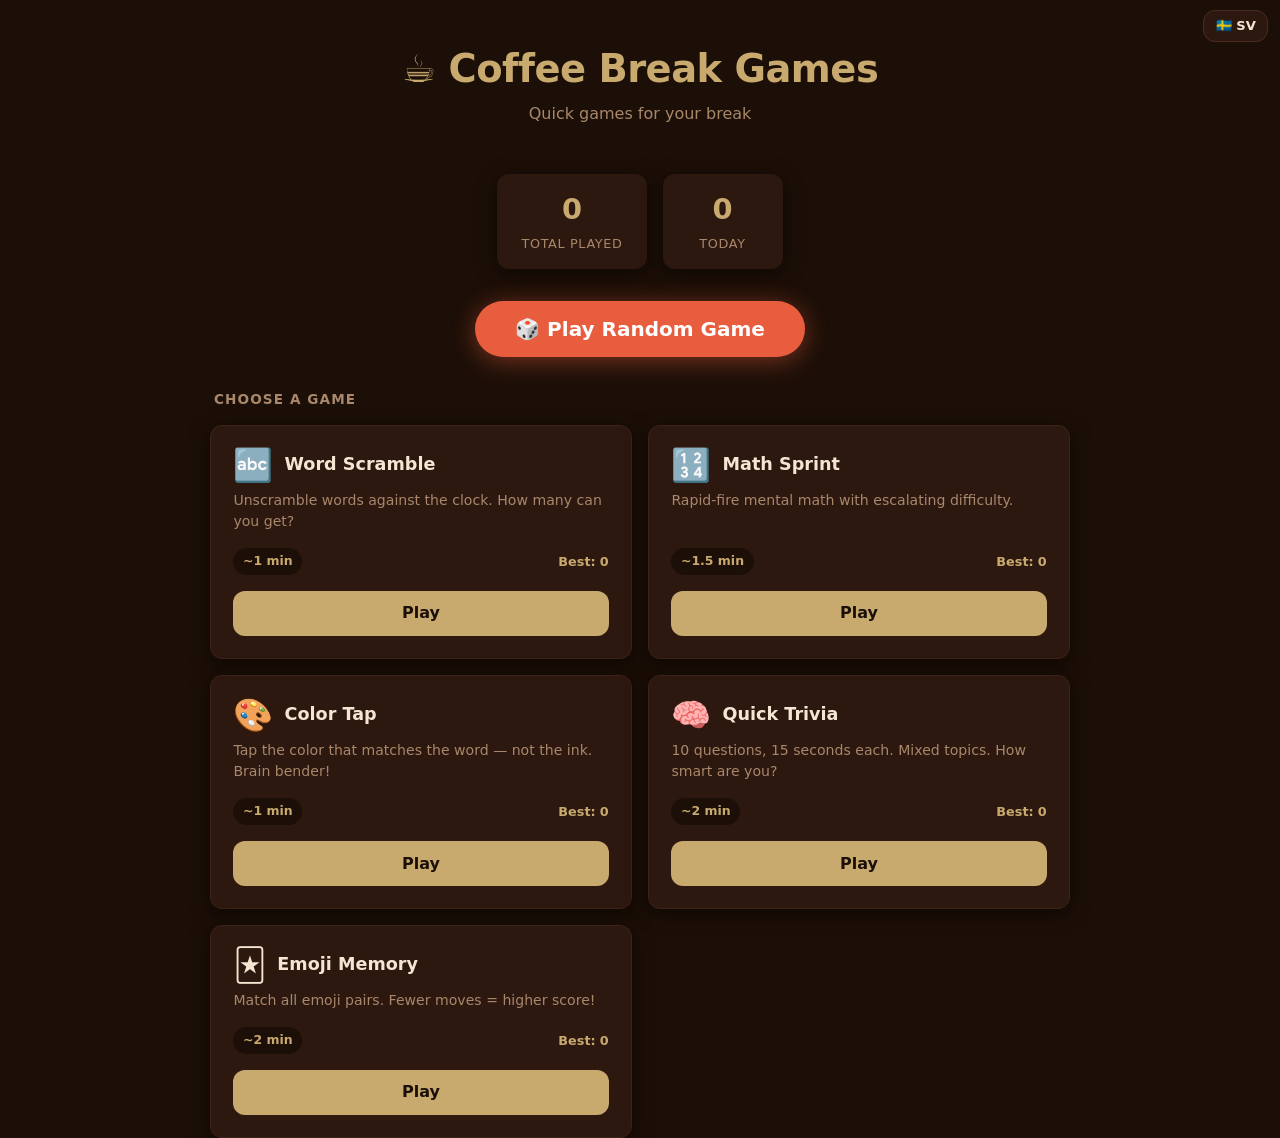
<file: index.html>
<!DOCTYPE html>
<html lang="en">
<head>
  <meta charset="UTF-8" />
  <meta name="viewport" content="width=device-width, initial-scale=1.0" />
  <title>☕ Coffee Break Games</title>
  <link rel="stylesheet" href="css/style.css" />
  <script src="js/i18n.js"></script>
</head>
<body>

  <header class="site-header">
    <h1>☕ Coffee Break Games</h1>
    <p data-i18n="site.subtitle">Quick games for your break</p>
  </header>

  <main class="container">

    <!-- Stats -->
    <div class="stats-panel">
      <div class="stat-item">
        <span class="stat-value" id="stat-total">0</span>
        <span class="stat-label" data-i18n="stats.total">Total Played</span>
      </div>
      <div class="stat-item">
        <span class="stat-value" id="stat-today">0</span>
        <span class="stat-label" data-i18n="stats.today">Today</span>
      </div>
    </div>

    <!-- Hero CTA -->
    <div class="hero-cta">
      <button id="btn-random" class="btn btn-random" data-i18n="btn.random">🎲 Play Random Game</button>
    </div>

    <!-- Games Grid -->
    <section class="games-section" style="margin-top:2rem;">
      <h2 data-i18n="hub.choose">Choose a Game</h2>
      <div class="games-grid">

        <!-- Word Scramble -->
        <div class="game-card">
          <div class="game-card-header">
            <span class="game-emoji">🔤</span>
            <h3 data-i18n="word-scramble.card.title">Word Scramble</h3>
          </div>
          <p class="game-desc" data-i18n="word-scramble.card.desc">Unscramble words against the clock. How many can you get?</p>
          <div class="game-card-meta">
            <span class="time-badge" data-i18n="time.1min">~1 min</span>
            <span class="high-score"><span data-i18n="best">Best:</span> <span id="hs-word-scramble">0</span></span>
          </div>
          <a href="games/word-scramble.html" class="btn btn-primary" data-i18n="btn.play">Play</a>
        </div>

        <!-- Math Sprint -->
        <div class="game-card">
          <div class="game-card-header">
            <span class="game-emoji">🔢</span>
            <h3 data-i18n="math-sprint.card.title">Math Sprint</h3>
          </div>
          <p class="game-desc" data-i18n="math-sprint.card.desc">Rapid-fire mental math with escalating difficulty.</p>
          <div class="game-card-meta">
            <span class="time-badge" data-i18n="time.1.5min">~1.5 min</span>
            <span class="high-score"><span data-i18n="best">Best:</span> <span id="hs-math-sprint">0</span></span>
          </div>
          <a href="games/math-sprint.html" class="btn btn-primary" data-i18n="btn.play">Play</a>
        </div>

        <!-- Color Tap -->
        <div class="game-card">
          <div class="game-card-header">
            <span class="game-emoji">🎨</span>
            <h3 data-i18n="color-tap.card.title">Color Tap</h3>
          </div>
          <p class="game-desc" data-i18n="color-tap.card.desc">Tap the color that matches the word — not the ink. Brain bender!</p>
          <div class="game-card-meta">
            <span class="time-badge" data-i18n="time.1min">~1 min</span>
            <span class="high-score"><span data-i18n="best">Best:</span> <span id="hs-color-tap">0</span></span>
          </div>
          <a href="games/color-tap.html" class="btn btn-primary" data-i18n="btn.play">Play</a>
        </div>

        <!-- Trivia -->
        <div class="game-card">
          <div class="game-card-header">
            <span class="game-emoji">🧠</span>
            <h3 data-i18n="trivia.card.title">Quick Trivia</h3>
          </div>
          <p class="game-desc" data-i18n="trivia.card.desc">10 questions, 15 seconds each. Mixed topics. How smart are you?</p>
          <div class="game-card-meta">
            <span class="time-badge" data-i18n="time.2min">~2 min</span>
            <span class="high-score"><span data-i18n="best">Best:</span> <span id="hs-trivia">0</span></span>
          </div>
          <a href="games/trivia.html" class="btn btn-primary" data-i18n="btn.play">Play</a>
        </div>

        <!-- Memory -->
        <div class="game-card">
          <div class="game-card-header">
            <span class="game-emoji">🃏</span>
            <h3 data-i18n="memory.card.title">Emoji Memory</h3>
          </div>
          <p class="game-desc" data-i18n="memory.card.desc">Match all emoji pairs. Fewer moves = higher score!</p>
          <div class="game-card-meta">
            <span class="time-badge" data-i18n="time.2min">~2 min</span>
            <span class="high-score"><span data-i18n="best">Best:</span> <span id="hs-memory">0</span></span>
          </div>
          <a href="games/memory.html" class="btn btn-primary" data-i18n="btn.play">Play</a>
        </div>

      </div>
    </section>

  </main>

  <script src="js/progress.js"></script>
  <script src="js/app.js"></script>
</body>
</html>
</file>
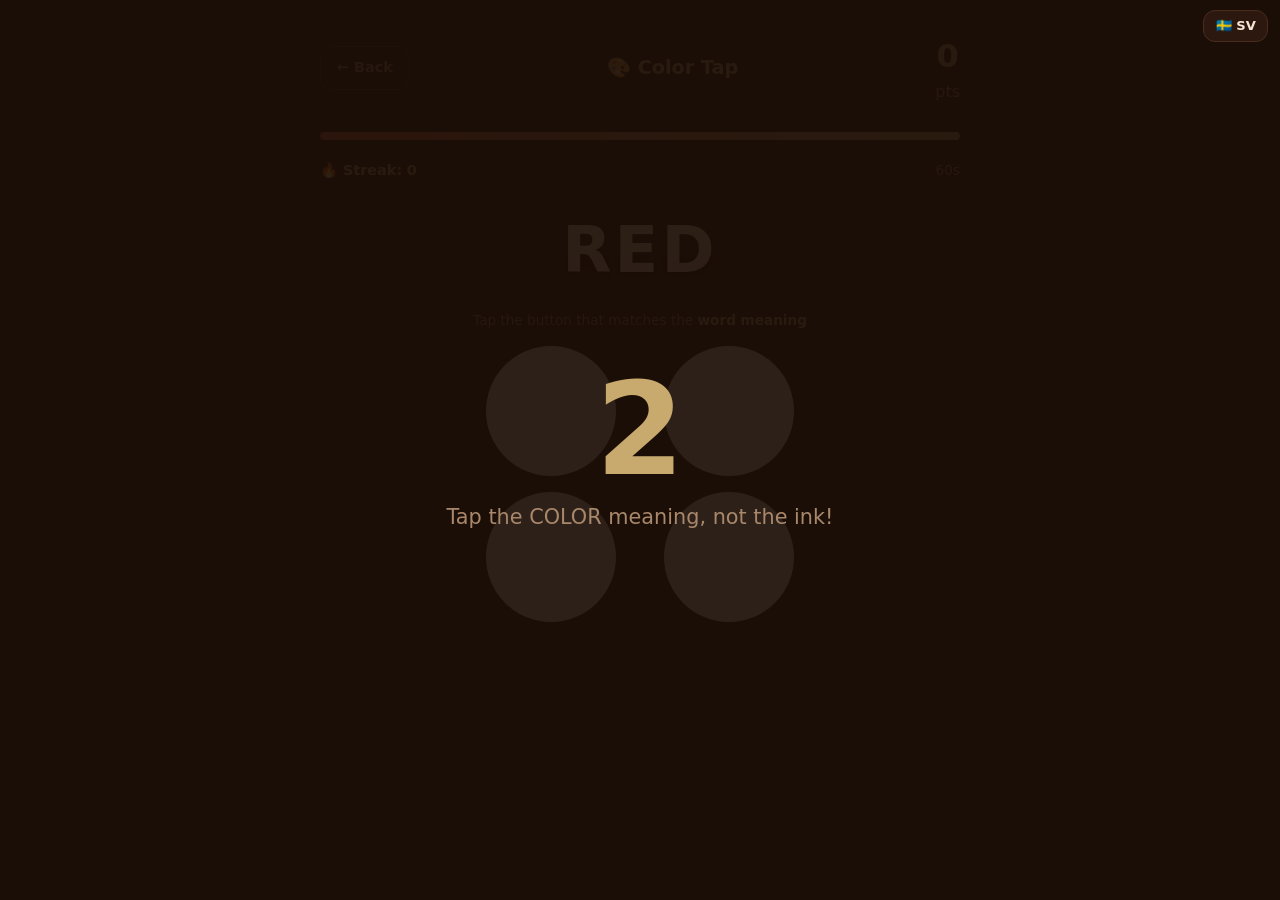
<file: games/color-tap.html>
<!DOCTYPE html>
<html lang="en">
<head>
  <meta charset="UTF-8" />
  <meta name="viewport" content="width=device-width, initial-scale=1.0" />
  <title>Color Tap — Coffee Break Games</title>
  <link rel="stylesheet" href="../css/style.css" />
  <script src="../js/i18n.js"></script>
</head>
<body>

  <!-- Countdown Overlay -->
  <div class="countdown-overlay" id="countdown-overlay">
    <div class="countdown-number" id="countdown-num">3</div>
    <div class="countdown-text" data-i18n="color-tap.countdown">Tap the COLOR meaning, not the ink!</div>
  </div>

  <!-- Result Overlay -->
  <div class="result-overlay hidden" id="result-overlay">
    <h2 data-i18n="color-tap.result-title">Time's Up!</h2>
    <div class="result-score" id="result-score">0</div>
    <div id="new-best-badge" class="new-best hidden" data-i18n="new-best">🏆 New Best!</div>
    <div class="result-detail" id="result-detail"></div>
    <div class="result-actions">
      <button class="btn btn-primary" id="btn-play-again" data-i18n="btn.play-again">Play Again</button>
      <a href="../index.html" class="btn btn-secondary" data-i18n="btn.back-hub">← Back to Hub</a>
    </div>
  </div>

  <div class="game-page">
    <div class="game-header">
      <a href="../index.html" class="btn btn-back" data-i18n="btn.back">← Back</a>
      <h2>🎨 <span data-i18n="color-tap.card.title">Color Tap</span></h2>
      <div class="score-display">
        <span class="score-value" id="score">0</span>
        <span data-i18n="pts">pts</span>
      </div>
    </div>

    <!-- Timer -->
    <div class="timer-container">
      <div class="timer-bar" id="timer-bar"></div>
    </div>
    <div class="timer-label" style="display:flex;justify-content:space-between;">
      <span class="streak-display"><span data-i18n="color-tap.streak">🔥 Streak:</span> <span id="streak">0</span></span>
      <span id="timer-label">60s</span>
    </div>

    <!-- Game Area -->
    <div id="game-area">
      <div class="color-word" id="color-word">RED</div>
      <p style="text-align:center;color:var(--text-muted);font-size:0.85rem;margin-top:-0.5rem;">
        <span data-i18n="color-tap.instruction-pre">Tap the button that matches the</span>
        <strong style="color:var(--accent)" data-i18n="color-tap.instruction-bold">word meaning</strong>
      </p>
      <div class="color-buttons" id="color-buttons">
        <button class="color-btn" data-idx="0"></button>
        <button class="color-btn" data-idx="1"></button>
        <button class="color-btn" data-idx="2"></button>
        <button class="color-btn" data-idx="3"></button>
      </div>
    </div>
  </div>

  <script src="../js/progress.js"></script>
  <script>
  (() => {
    const COLORS = {
      red:    '#e74c3c',
      blue:   '#3498db',
      green:  '#2ecc71',
      yellow: '#f1c40f',
      purple: '#9b59b6',
      orange: '#e67e22',
    };
    const COLOR_NAMES = Object.keys(COLORS);

    // Localized display labels per language (internal key → translated uppercase label)
    const COLOR_LABELS = {
      en: { red: 'RED', blue: 'BLUE', green: 'GREEN', yellow: 'YELLOW', purple: 'PURPLE', orange: 'ORANGE' },
      sv: { red: 'RÖD', blue: 'BLÅ', green: 'GRÖN', yellow: 'GUL', purple: 'LILA', orange: 'ORANGE' },
    };

    const lang = I18n.getLang();
    const displayNames = COLOR_LABELS[lang] || COLOR_LABELS.en;

    let score = 0;
    let streak = 0;
    let timeLeft = 60;
    let timerInterval = null;
    let gameActive = false;
    let correctColorName = '';
    let questionStartTime = 0;
    let totalCorrect = 0;
    let totalAnswered = 0;
    let buttonsLocked = false;

    const TOTAL_TIME = 60;

    const colorWordEl  = document.getElementById('color-word');
    const colorBtns    = Array.from(document.querySelectorAll('.color-btn'));
    const scoreEl      = document.getElementById('score');
    const streakEl     = document.getElementById('streak');
    const timerBar     = document.getElementById('timer-bar');
    const timerLabel   = document.getElementById('timer-label');
    const resultOverlay= document.getElementById('result-overlay');
    const resultScore  = document.getElementById('result-score');
    const newBestBadge = document.getElementById('new-best-badge');
    const resultDetail = document.getElementById('result-detail');
    const btnPlayAgain = document.getElementById('btn-play-again');
    const gameArea     = document.getElementById('game-area');

    function shuffle(arr) {
      const a = [...arr];
      for (let i = a.length - 1; i > 0; i--) {
        const j = Math.floor(Math.random() * (i + 1));
        [a[i], a[j]] = [a[j], a[i]];
      }
      return a;
    }

    function loadRound() {
      if (!gameActive) return;
      buttonsLocked = false;

      // Pick word meaning
      correctColorName = COLOR_NAMES[Math.floor(Math.random() * COLOR_NAMES.length)];

      // Pick ink color — different from the word meaning
      let inkName;
      do { inkName = COLOR_NAMES[Math.floor(Math.random() * COLOR_NAMES.length)]; }
      while (inkName === correctColorName);

      colorWordEl.textContent = displayNames[correctColorName];
      colorWordEl.style.color = COLORS[inkName];

      // Build 4 buttons: correct + 3 random distractors
      const distractors = shuffle(COLOR_NAMES.filter(c => c !== correctColorName)).slice(0, 3);
      const options = shuffle([correctColorName, ...distractors]);

      colorBtns.forEach((btn, i) => {
        btn.style.background = COLORS[options[i]];
        btn.dataset.color = options[i];
        btn.className = 'color-btn';
      });

      questionStartTime = Date.now();
    }

    function addScore(pts) {
      score = Math.max(0, score + pts);
      scoreEl.textContent = score;
    }

    function handleColorTap(btn) {
      if (!gameActive || buttonsLocked) return;
      buttonsLocked = true;
      totalAnswered++;

      const elapsed = (Date.now() - questionStartTime) / 1000;
      const tapped = btn.dataset.color;

      if (tapped === correctColorName) {
        btn.classList.add('correct-flash');
        let pts = 100;
        if (elapsed < 1) pts += 50;
        addScore(pts);
        streak++;
        totalCorrect++;
        streakEl.textContent = streak;
        setTimeout(loadRound, 350);
      } else {
        btn.classList.add('wrong-flash');
        gameArea.classList.remove('shake');
        void gameArea.offsetWidth;
        gameArea.classList.add('shake');
        addScore(-20);
        streak = 0;
        streakEl.textContent = 0;
        setTimeout(loadRound, 500);
      }
    }

    function endGame() {
      gameActive = false;
      clearInterval(timerInterval);

      const isNew = CBGProgress.saveScore('color-tap', score);
      resultScore.textContent = score;
      newBestBadge.classList.toggle('hidden', !isNew);
      const acc = totalAnswered > 0 ? Math.round((totalCorrect / totalAnswered) * 100) : 0;
      resultDetail.textContent = `✅ ${totalCorrect} ${I18n.t('result.correct')} · 🎯 ${acc}% ${I18n.t('result.accuracy')}`;
      resultOverlay.classList.remove('hidden');
    }

    function startTimer() {
      timerBar.style.width = '100%';
      timerLabel.textContent = `${timeLeft}s`;
      timerInterval = setInterval(() => {
        timeLeft--;
        const pct = (timeLeft / TOTAL_TIME) * 100;
        timerBar.style.width = `${pct}%`;
        timerLabel.textContent = `${timeLeft}s`;
        if (timeLeft <= 10) timerBar.classList.add('danger');
        if (timeLeft <= 0) endGame();
      }, 1000);
    }

    function startGame() {
      score = 0;
      streak = 0;
      timeLeft = 60;
      totalCorrect = 0;
      totalAnswered = 0;
      buttonsLocked = false;
      scoreEl.textContent = '0';
      streakEl.textContent = '0';
      timerBar.classList.remove('danger');
      resultOverlay.classList.add('hidden');
      gameActive = true;
      loadRound();
      startTimer();
    }

    function runCountdown(cb) {
      const overlay = document.getElementById('countdown-overlay');
      const numEl   = document.getElementById('countdown-num');
      let n = 3;
      numEl.textContent = n;
      const tick = () => {
        n--;
        if (n <= 0) {
          numEl.textContent = 'GO!';
          setTimeout(() => { overlay.classList.add('hidden'); cb(); }, 600);
          return;
        }
        numEl.textContent = n;
        setTimeout(tick, 1000);
      };
      setTimeout(tick, 1000);
    }

    colorBtns.forEach(btn => btn.addEventListener('click', () => handleColorTap(btn)));
    btnPlayAgain.addEventListener('click', () => { clearInterval(timerInterval); startGame(); });

    runCountdown(startGame);
  })();
  </script>
</body>
</html>
</file>
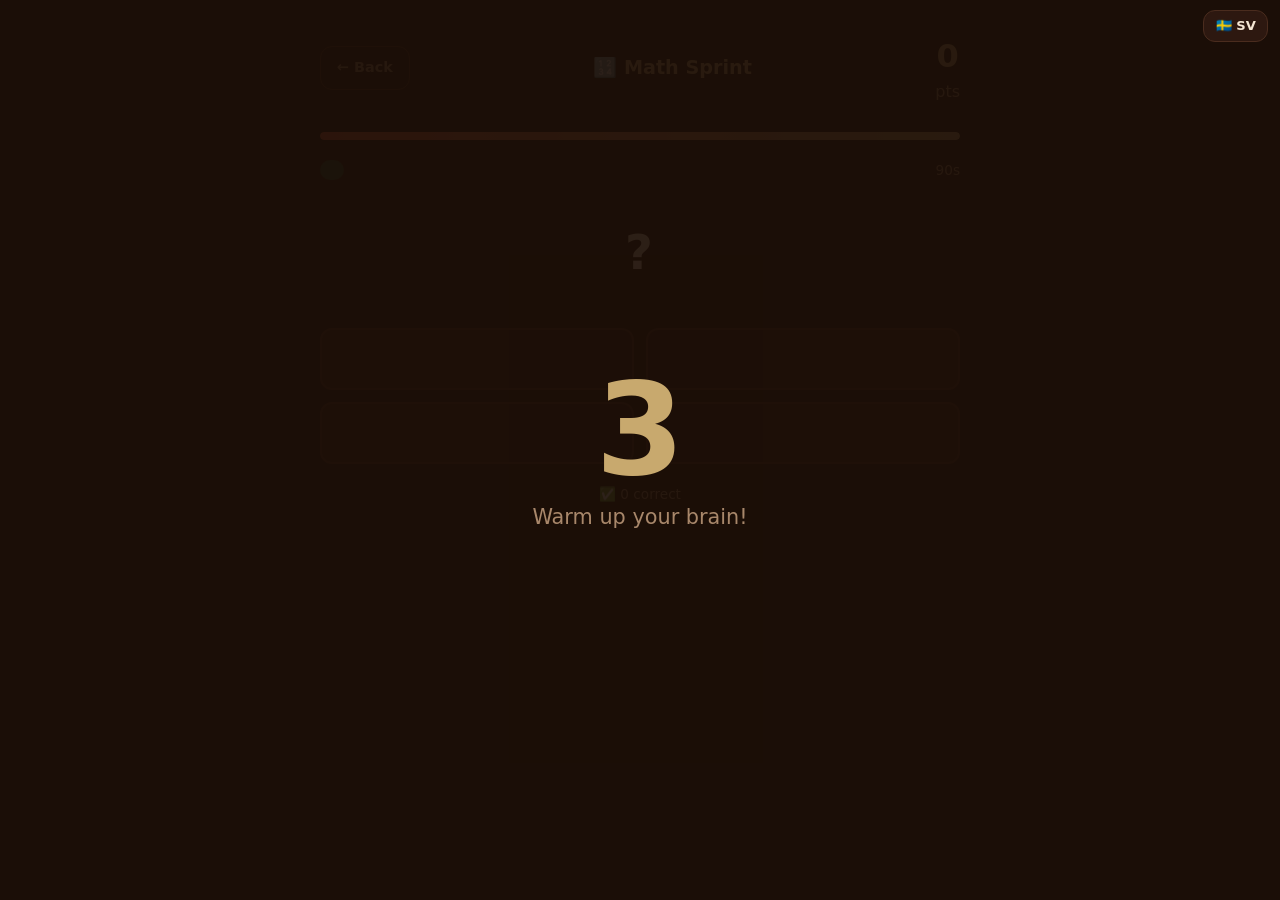
<file: games/math-sprint.html>
<!DOCTYPE html>
<html lang="en">
<head>
  <meta charset="UTF-8" />
  <meta name="viewport" content="width=device-width, initial-scale=1.0" />
  <title>Math Sprint — Coffee Break Games</title>
  <link rel="stylesheet" href="../css/style.css" />
  <script src="../js/i18n.js"></script>
</head>
<body>

  <!-- Countdown Overlay -->
  <div class="countdown-overlay" id="countdown-overlay">
    <div class="countdown-number" id="countdown-num">3</div>
    <div class="countdown-text" data-i18n="math-sprint.countdown">Warm up your brain!</div>
  </div>

  <!-- Result Overlay -->
  <div class="result-overlay hidden" id="result-overlay">
    <h2 data-i18n="math-sprint.result-title">Time's Up!</h2>
    <div class="result-score" id="result-score">0</div>
    <div id="new-best-badge" class="new-best hidden" data-i18n="new-best">🏆 New Best!</div>
    <div class="result-detail" id="result-detail"></div>
    <div class="result-actions">
      <button class="btn btn-primary" id="btn-play-again" data-i18n="btn.play-again">Play Again</button>
      <a href="../index.html" class="btn btn-secondary" data-i18n="btn.back-hub">← Back to Hub</a>
    </div>
  </div>

  <div class="game-page">
    <div class="game-header">
      <a href="../index.html" class="btn btn-back" data-i18n="btn.back">← Back</a>
      <h2>🔢 <span data-i18n="math-sprint.card.title">Math Sprint</span></h2>
      <div class="score-display">
        <span class="score-value" id="score">0</span>
        <span data-i18n="pts">pts</span>
      </div>
    </div>

    <!-- Timer -->
    <div class="timer-container">
      <div class="timer-bar" id="timer-bar"></div>
    </div>
    <div class="timer-label" style="display:flex;justify-content:space-between;">
      <span id="difficulty-badge" class="difficulty-badge easy"></span>
      <span id="timer-label">90s</span>
    </div>

    <!-- Game Area -->
    <div id="game-area" style="margin-top:1rem;">
      <div class="math-problem" id="math-problem">?</div>
      <div class="answer-grid" id="answer-grid">
        <button class="answer-btn" data-idx="0"></button>
        <button class="answer-btn" data-idx="1"></button>
        <button class="answer-btn" data-idx="2"></button>
        <button class="answer-btn" data-idx="3"></button>
      </div>
      <div class="text-center" style="margin-top:0.5rem;color:var(--text-muted);font-size:0.85rem;">
        ✅ <span id="correct-count">0</span> <span data-i18n="math-sprint.correct">correct</span>
      </div>
    </div>
  </div>

  <script src="../js/progress.js"></script>
  <script>
  (() => {
    let score = 0;
    let timeLeft = 90;
    let timerInterval = null;
    let correctStreak = 0;
    let totalCorrect = 0;
    let totalAnswered = 0;
    let gameActive = false;
    let correctAnswer = 0;
    let answerLocked = false;

    const TOTAL_TIME = 90;

    const problemEl    = document.getElementById('math-problem');
    const answerBtns   = Array.from(document.querySelectorAll('.answer-btn'));
    const scoreEl      = document.getElementById('score');
    const timerBar     = document.getElementById('timer-bar');
    const timerLabel   = document.getElementById('timer-label');
    const diffBadge    = document.getElementById('difficulty-badge');
    const correctCount = document.getElementById('correct-count');
    const resultOverlay = document.getElementById('result-overlay');
    const resultScore  = document.getElementById('result-score');
    const newBestBadge = document.getElementById('new-best-badge');
    const resultDetail = document.getElementById('result-detail');
    const btnPlayAgain = document.getElementById('btn-play-again');

    function getDifficulty() {
      if (correctStreak < 5) return 'easy';
      if (correctStreak < 10) return 'medium';
      return 'hard';
    }

    function generateProblem() {
      const diff = getDifficulty();
      let a, b, op, answer;

      if (diff === 'easy') {
        a = Math.floor(Math.random() * 9) + 1;
        b = Math.floor(Math.random() * 9) + 1;
        op = ['+', '-'][Math.floor(Math.random() * 2)];
      } else if (diff === 'medium') {
        a = Math.floor(Math.random() * 20) + 5;
        b = Math.floor(Math.random() * 20) + 5;
        op = ['+', '-', '×'][Math.floor(Math.random() * 3)];
      } else {
        a = Math.floor(Math.random() * 12) + 3;
        b = Math.floor(Math.random() * 12) + 3;
        op = ['×', '+', '-'][Math.floor(Math.random() * 3)];
        if (op !== '×') {
          a = Math.floor(Math.random() * 50) + 10;
          b = Math.floor(Math.random() * 50) + 10;
        }
      }

      if (op === '+')  answer = a + b;
      else if (op === '-') { if (a < b) [a, b] = [b, a]; answer = a - b; }
      else answer = a * b;

      return { a, b, op, answer };
    }

    function shuffle(arr) {
      for (let i = arr.length - 1; i > 0; i--) {
        const j = Math.floor(Math.random() * (i + 1));
        [arr[i], arr[j]] = [arr[j], arr[i]];
      }
      return arr;
    }

    function generateChoices(correct) {
      const choices = new Set([correct]);
      while (choices.size < 4) {
        const delta = Math.floor(Math.random() * 10) + 1;
        const wrong = correct + (Math.random() < 0.5 ? delta : -delta);
        if (wrong !== correct) choices.add(wrong);
      }
      return shuffle([...choices]);
    }

    function updateDiffBadge() {
      const diff = getDifficulty();
      diffBadge.textContent = I18n.t(`math-sprint.difficulty.${diff}`);
      diffBadge.className = `difficulty-badge ${diff}`;
    }

    function loadQuestion() {
      if (!gameActive) return;
      answerLocked = false;
      const { a, b, op, answer } = generateProblem();
      correctAnswer = answer;
      problemEl.textContent = `${a} ${op} ${b} = ?`;
      const choices = generateChoices(answer);
      answerBtns.forEach((btn, i) => {
        btn.textContent = choices[i];
        btn.className = 'answer-btn';
        btn.disabled = false;
      });
      updateDiffBadge();
    }

    function addScore(pts) {
      score = Math.max(0, score + pts);
      scoreEl.textContent = score;
    }

    function handleAnswer(btn) {
      if (!gameActive || answerLocked) return;
      const chosen = parseInt(btn.textContent, 10);
      totalAnswered++;

      if (chosen === correctAnswer) {
        answerLocked = true;
        btn.classList.add('correct');
        const diff = getDifficulty();
        const pts = diff === 'easy' ? 50 : diff === 'medium' ? 100 : 150;
        addScore(pts);
        correctStreak++;
        totalCorrect++;
        correctCount.textContent = totalCorrect;
        answerBtns.forEach(b => b.disabled = true);
        setTimeout(loadQuestion, 400);
      } else {
        btn.classList.add('wrong');
        btn.disabled = true;
        addScore(-20);
        correctStreak = 0;
        // Problem stays; player can try remaining options
      }
    }

    function endGame() {
      gameActive = false;
      clearInterval(timerInterval);
      answerBtns.forEach(b => b.disabled = true);

      const isNew = CBGProgress.saveScore('math-sprint', score);
      resultScore.textContent = score;
      newBestBadge.classList.toggle('hidden', !isNew);
      const acc = totalAnswered > 0 ? Math.round((totalCorrect / totalAnswered) * 100) : 0;
      resultDetail.textContent = `✅ ${totalCorrect} ${I18n.t('result.correct')} · 🎯 ${acc}% ${I18n.t('result.accuracy')}`;
      resultOverlay.classList.remove('hidden');
    }

    function startTimer() {
      timerBar.style.width = '100%';
      timerLabel.textContent = `${timeLeft}s`;
      timerInterval = setInterval(() => {
        timeLeft--;
        const pct = (timeLeft / TOTAL_TIME) * 100;
        timerBar.style.width = `${pct}%`;
        timerLabel.textContent = `${timeLeft}s`;
        if (timeLeft <= 15) timerBar.classList.add('danger');
        if (timeLeft <= 0) endGame();
      }, 1000);
    }

    function startGame() {
      score = 0;
      timeLeft = 90;
      correctStreak = 0;
      totalCorrect = 0;
      totalAnswered = 0;
      answerLocked = false;
      scoreEl.textContent = '0';
      correctCount.textContent = '0';
      timerBar.classList.remove('danger');
      resultOverlay.classList.add('hidden');
      gameActive = true;
      loadQuestion();
      startTimer();
    }

    function runCountdown(cb) {
      const overlay = document.getElementById('countdown-overlay');
      const numEl   = document.getElementById('countdown-num');
      let n = 3;
      numEl.textContent = n;
      const tick = () => {
        n--;
        if (n <= 0) {
          numEl.textContent = 'GO!';
          setTimeout(() => { overlay.classList.add('hidden'); cb(); }, 600);
          return;
        }
        numEl.textContent = n;
        setTimeout(tick, 1000);
      };
      setTimeout(tick, 1000);
    }

    answerBtns.forEach(btn => btn.addEventListener('click', () => handleAnswer(btn)));
    btnPlayAgain.addEventListener('click', () => { clearInterval(timerInterval); startGame(); });

    runCountdown(startGame);
  })();
  </script>
</body>
</html>
</file>
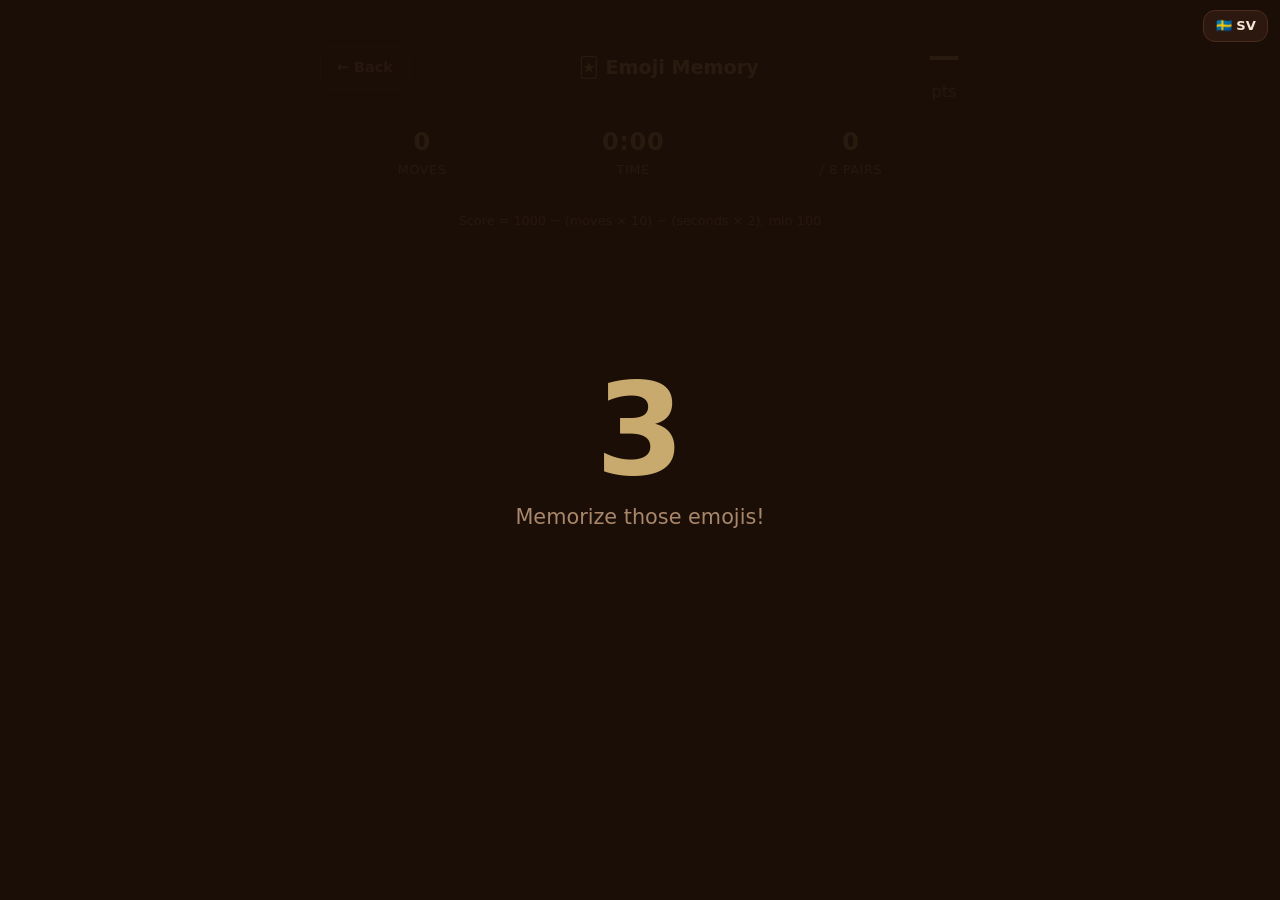
<file: games/memory.html>
<!DOCTYPE html>
<html lang="en">
<head>
  <meta charset="UTF-8" />
  <meta name="viewport" content="width=device-width, initial-scale=1.0" />
  <title>Emoji Memory — Coffee Break Games</title>
  <link rel="stylesheet" href="../css/style.css" />
  <script src="../js/i18n.js"></script>
</head>
<body>

  <!-- Countdown Overlay -->
  <div class="countdown-overlay" id="countdown-overlay">
    <div class="countdown-number" id="countdown-num">3</div>
    <div class="countdown-text" data-i18n="memory.countdown">Memorize those emojis!</div>
  </div>

  <!-- Result Overlay -->
  <div class="result-overlay hidden" id="result-overlay">
    <h2 data-i18n="memory.result-title">All Matched! 🎉</h2>
    <div class="result-score" id="result-score">0</div>
    <div id="new-best-badge" class="new-best hidden" data-i18n="new-best">🏆 New Best!</div>
    <div class="result-detail" id="result-detail"></div>
    <div class="result-actions">
      <button class="btn btn-primary" id="btn-play-again" data-i18n="btn.play-again">Play Again</button>
      <a href="../index.html" class="btn btn-secondary" data-i18n="btn.back-hub">← Back to Hub</a>
    </div>
  </div>

  <div class="game-page">
    <div class="game-header">
      <a href="../index.html" class="btn btn-back" data-i18n="btn.back">← Back</a>
      <h2>🃏 <span data-i18n="memory.card.title">Emoji Memory</span></h2>
      <div class="score-display">
        <span class="score-value" id="score-preview">—</span>
        <span data-i18n="pts">pts</span>
      </div>
    </div>

    <div class="memory-info">
      <div class="memory-stat">
        <strong id="moves-count">0</strong>
        <span data-i18n="memory.moves">Moves</span>
      </div>
      <div class="memory-stat">
        <strong id="timer-display">0:00</strong>
        <span data-i18n="memory.time">Time</span>
      </div>
      <div class="memory-stat">
        <strong id="pairs-found">0</strong>
        <span data-i18n="memory.pairs">/ 8 Pairs</span>
      </div>
    </div>

    <div class="memory-grid" id="memory-grid"></div>

    <p style="text-align:center;color:var(--text-muted);font-size:0.8rem;margin-top:1rem;" data-i18n="memory.formula">
      Score = 1000 − (moves × 10) − (seconds × 2), min 100
    </p>
  </div>

  <script src="../js/progress.js"></script>
  <script>
  (() => {
    const EMOJIS = ['🎮','🎯','🎪','🎨','🎭','🎬','🎤','🎸','🎹','🎺','🎻','🥁'];

    let moves = 0;
    let pairsFound = 0;
    let timerSeconds = 0;
    let timerInterval = null;
    let firstCard = null;
    let secondCard = null;
    let lockBoard = false;
    let gameActive = false;

    const grid       = document.getElementById('memory-grid');
    const movesEl    = document.getElementById('moves-count');
    const timerEl    = document.getElementById('timer-display');
    const pairsEl    = document.getElementById('pairs-found');
    const scoreEl    = document.getElementById('score-preview');
    const resultOverlay = document.getElementById('result-overlay');
    const resultScore= document.getElementById('result-score');
    const newBestBadge= document.getElementById('new-best-badge');
    const resultDetail= document.getElementById('result-detail');
    const btnPlayAgain= document.getElementById('btn-play-again');

    function calcScore() {
      return Math.max(100, 1000 - (moves * 10) - (timerSeconds * 2));
    }

    function updateScorePreview() {
      scoreEl.textContent = calcScore();
    }

    function formatTime(s) {
      const m = Math.floor(s / 60);
      const sec = s % 60;
      return `${m}:${sec.toString().padStart(2, '0')}`;
    }

    function startTimer() {
      timerInterval = setInterval(() => {
        timerSeconds++;
        timerEl.textContent = formatTime(timerSeconds);
        updateScorePreview();
      }, 1000);
    }

    function buildGrid() {
      grid.innerHTML = '';
      const chosen = EMOJIS.slice().sort(() => Math.random() - 0.5).slice(0, 8);
      const pairs = [...chosen, ...chosen].sort(() => Math.random() - 0.5);

      pairs.forEach((emoji, i) => {
        const card = document.createElement('div');
        card.className = 'memory-card';
        card.dataset.emoji = emoji;
        card.dataset.index = i;
        card.innerHTML = `
          <div class="card-back">☕</div>
          <div class="card-front">${emoji}</div>
        `;
        card.addEventListener('click', () => flipCard(card));
        grid.appendChild(card);
      });
    }

    function flipCard(card) {
      if (!gameActive || lockBoard) return;
      if (card === firstCard) return;
      if (card.classList.contains('matched') || card.classList.contains('flipped')) return;

      card.classList.add('flipped');

      if (!firstCard) {
        firstCard = card;
        return;
      }

      secondCard = card;
      lockBoard = true;
      moves++;
      movesEl.textContent = moves;
      updateScorePreview();
      checkMatch();
    }

    function checkMatch() {
      const match = firstCard.dataset.emoji === secondCard.dataset.emoji;
      if (match) {
        firstCard.classList.add('matched');
        secondCard.classList.add('matched');
        pairsFound++;
        pairsEl.textContent = pairsFound;
        resetSelection();
        if (pairsFound === 8) endGame();
      } else {
        setTimeout(() => {
          firstCard.classList.remove('flipped');
          secondCard.classList.remove('flipped');
          resetSelection();
        }, 900);
      }
    }

    function resetSelection() {
      firstCard = null;
      secondCard = null;
      lockBoard = false;
    }

    function endGame() {
      gameActive = false;
      clearInterval(timerInterval);
      const finalScore = calcScore();
      const isNew = CBGProgress.saveScore('memory', finalScore);
      resultScore.textContent = finalScore;
      newBestBadge.classList.toggle('hidden', !isNew);
      resultDetail.textContent = `🃏 ${moves} ${I18n.t('result.moves')} · ⏱ ${formatTime(timerSeconds)}`;
      resultOverlay.classList.remove('hidden');
    }

    function startGame() {
      moves = 0;
      pairsFound = 0;
      timerSeconds = 0;
      firstCard = null;
      secondCard = null;
      lockBoard = false;
      movesEl.textContent = '0';
      timerEl.textContent = '0:00';
      pairsEl.textContent = '0';
      scoreEl.textContent = '—';
      clearInterval(timerInterval);
      resultOverlay.classList.add('hidden');
      buildGrid();
      gameActive = true;
      startTimer();
      updateScorePreview();
    }

    function runCountdown(cb) {
      const overlay = document.getElementById('countdown-overlay');
      const numEl   = document.getElementById('countdown-num');
      let n = 3;
      numEl.textContent = n;
      const tick = () => {
        n--;
        if (n <= 0) {
          numEl.textContent = 'GO!';
          setTimeout(() => { overlay.classList.add('hidden'); cb(); }, 600);
          return;
        }
        numEl.textContent = n;
        setTimeout(tick, 1000);
      };
      setTimeout(tick, 1000);
    }

    btnPlayAgain.addEventListener('click', startGame);

    runCountdown(startGame);
  })();
  </script>
</body>
</html>
</file>
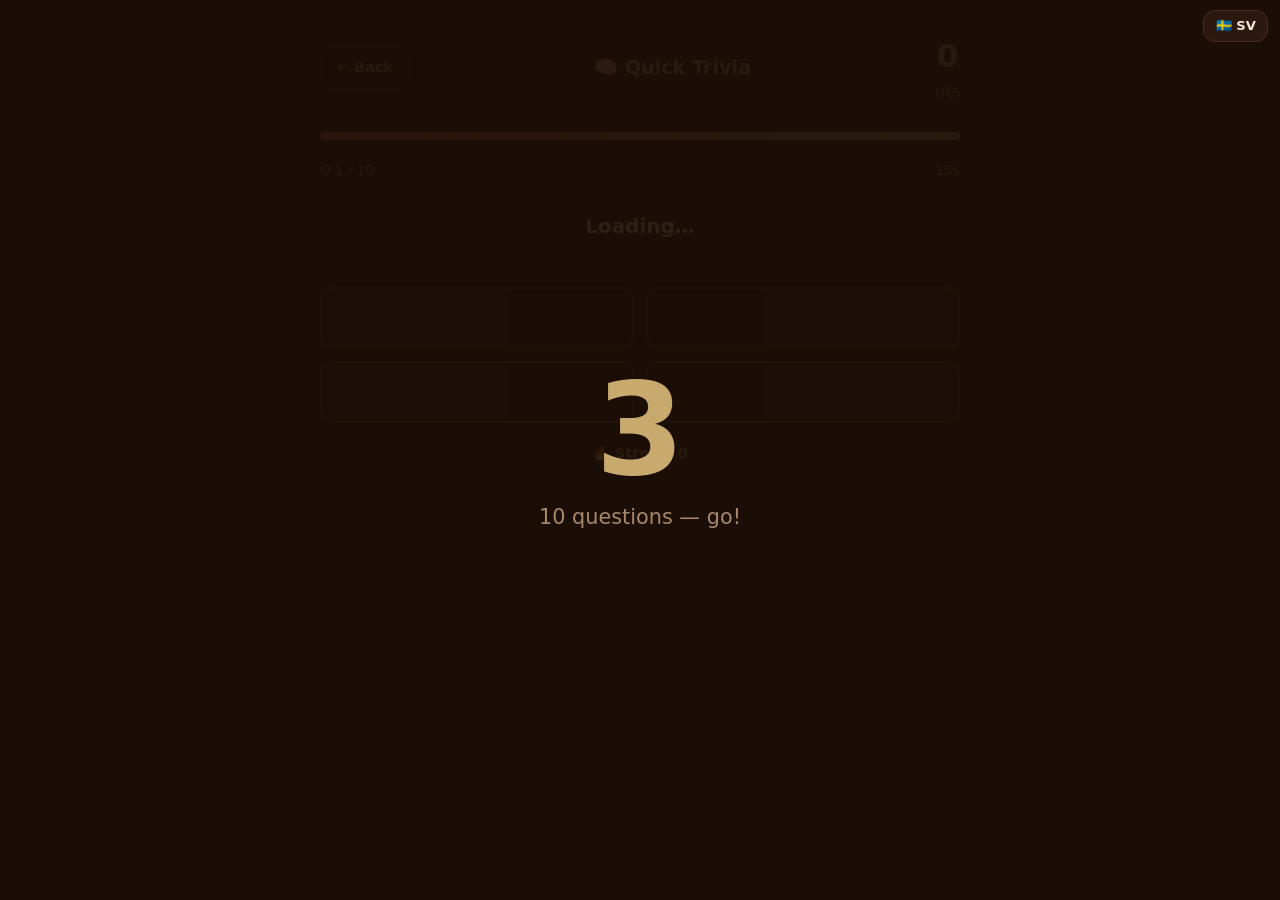
<file: games/trivia.html>
<!DOCTYPE html>
<html lang="en">
<head>
  <meta charset="UTF-8" />
  <meta name="viewport" content="width=device-width, initial-scale=1.0" />
  <title>Quick Trivia — Coffee Break Games</title>
  <link rel="stylesheet" href="../css/style.css" />
  <script src="../js/i18n.js"></script>
</head>
<body>

  <!-- Countdown Overlay -->
  <div class="countdown-overlay" id="countdown-overlay">
    <div class="countdown-number" id="countdown-num">3</div>
    <div class="countdown-text" data-i18n="trivia.countdown">10 questions — go!</div>
  </div>

  <!-- Result Overlay -->
  <div class="result-overlay hidden" id="result-overlay">
    <h2 data-i18n="trivia.result-title">Quiz Complete!</h2>
    <div class="result-score" id="result-score">0</div>
    <div id="new-best-badge" class="new-best hidden" data-i18n="new-best">🏆 New Best!</div>
    <div class="result-detail" id="result-detail"></div>
    <div class="result-actions">
      <button class="btn btn-primary" id="btn-play-again" data-i18n="btn.play-again">Play Again</button>
      <a href="../index.html" class="btn btn-secondary" data-i18n="btn.back-hub">← Back to Hub</a>
    </div>
  </div>

  <div class="game-page">
    <div class="game-header">
      <a href="../index.html" class="btn btn-back" data-i18n="btn.back">← Back</a>
      <h2>🧠 <span data-i18n="trivia.card.title">Quick Trivia</span></h2>
      <div class="score-display">
        <span class="score-value" id="score">0</span>
        <span data-i18n="pts">pts</span>
      </div>
    </div>

    <!-- Per-question timer -->
    <div class="timer-container">
      <div class="timer-bar" id="timer-bar"></div>
    </div>
    <div class="timer-label" style="display:flex;justify-content:space-between;">
      <span class="question-counter" id="question-counter" style="font-size:0.85rem;color:var(--text-muted);">Q 1 / 10</span>
      <span id="timer-label">15s</span>
    </div>

    <!-- Game Area -->
    <div id="game-area">
      <div class="question-text" id="question-text" data-i18n="trivia.loading">Loading…</div>
      <div class="answer-grid" id="answer-grid">
        <button class="answer-btn" data-idx="0"></button>
        <button class="answer-btn" data-idx="1"></button>
        <button class="answer-btn" data-idx="2"></button>
        <button class="answer-btn" data-idx="3"></button>
      </div>
      <div class="trivia-streak" style="margin-top:0.5rem;">
        <span data-i18n="trivia.streak">🔥 Streak:</span> <span id="streak">0</span>
      </div>
    </div>
  </div>

  <script src="../js/progress.js"></script>
  <script>
  (() => {
    const ALL_QUESTIONS_EN = [
      { q: "What is the capital of France?",           a: "Paris",           w: ["London","Berlin","Madrid"] },
      { q: "How many sides does a hexagon have?",      a: "6",               w: ["5","7","8"] },
      { q: "Which planet is known as the Red Planet?", a: "Mars",            w: ["Venus","Jupiter","Saturn"] },
      { q: "What is H₂O commonly known as?",           a: "Water",           w: ["Hydrogen","Oxygen","Salt"] },
      { q: "Who painted the Mona Lisa?",               a: "Leonardo da Vinci",w: ["Michelangelo","Raphael","Caravaggio"] },
      { q: "How many continents are there on Earth?",  a: "7",               w: ["5","6","8"] },
      { q: "What is the largest ocean?",               a: "Pacific",         w: ["Atlantic","Indian","Arctic"] },
      { q: "What is the chemical symbol for gold?",    a: "Au",              w: ["Ag","Fe","Go"] },
      { q: "Which country invented pizza?",            a: "Italy",           w: ["Greece","USA","Spain"] },
      { q: "How many bones are in the human body?",    a: "206",             w: ["189","215","230"] },
      { q: "Which planet is closest to the Sun?",      a: "Mercury",         w: ["Venus","Earth","Mars"] },
      { q: "What is the speed of light (approx)?",     a: "300,000 km/s",    w: ["150,000 km/s","600,000 km/s","30,000 km/s"] },
      { q: "Who wrote 'Romeo and Juliet'?",            a: "Shakespeare",     w: ["Dickens","Chaucer","Marlowe"] },
      { q: "What is the smallest country in the world?", a: "Vatican City",  w: ["Monaco","San Marino","Liechtenstein"] },
      { q: "How many strings does a standard guitar have?", a: "6",          w: ["4","7","8"] },
      { q: "Which element has the symbol 'O'?",        a: "Oxygen",          w: ["Osmium","Oganesson","Olympium"] },
      { q: "What is the capital of Japan?",            a: "Tokyo",           w: ["Kyoto","Osaka","Hiroshima"] },
      { q: "In which year did World War II end?",      a: "1945",            w: ["1943","1944","1946"] },
      { q: "How many players are on a soccer team?",   a: "11",              w: ["9","10","12"] },
      { q: "What is the tallest mountain in the world?", a: "Mount Everest", w: ["K2","Kangchenjunga","Lhotse"] },
      { q: "Which animal is known as the 'King of the Jungle'?", a: "Lion",  w: ["Tiger","Leopard","Cheetah"] },
      { q: "What is the main ingredient in bread?",   a: "Flour",            w: ["Sugar","Yeast","Butter"] },
      { q: "How many days are in a leap year?",        a: "366",             w: ["364","365","367"] },
      { q: "Which gas do plants absorb from the air?", a: "Carbon dioxide",  w: ["Oxygen","Nitrogen","Helium"] },
      { q: "Who was the first person to walk on the moon?", a: "Neil Armstrong", w: ["Buzz Aldrin","Yuri Gagarin","John Glenn"] },
      { q: "What is the largest mammal on Earth?",     a: "Blue whale",      w: ["Elephant","Giraffe","Hippo"] },
      { q: "How many colors are in a rainbow?",        a: "7",               w: ["5","6","8"] },
      { q: "Which country is home to the kangaroo?",   a: "Australia",       w: ["New Zealand","South Africa","Brazil"] },
      { q: "What is the hardest natural substance?",   a: "Diamond",         w: ["Quartz","Sapphire","Topaz"] },
      { q: "What language do Brazilians primarily speak?", a: "Portuguese",  w: ["Spanish","English","French"] },
      { q: "How many seconds are in one minute?",      a: "60",              w: ["50","100","30"] },
      { q: "What planet has rings around it?",         a: "Saturn",          w: ["Jupiter","Uranus","Neptune"] },
      { q: "What is the currency of Japan?",           a: "Yen",             w: ["Won","Yuan","Rupee"] },
      { q: "Who developed the theory of relativity?",  a: "Einstein",        w: ["Newton","Hawking","Bohr"] },
      { q: "What is the longest river in the world?",  a: "Nile",            w: ["Amazon","Yangtze","Mississippi"] },
      { q: "Which organ pumps blood around the body?", a: "Heart",           w: ["Liver","Lung","Kidney"] },
      { q: "What does 'WWW' stand for?",               a: "World Wide Web",  w: ["World Wire Web","Wide World Web","Worldwide Website"] },
      { q: "How many teeth does a healthy adult human have?", a: "32",       w: ["28","30","36"] },
      { q: "What is the national language of Mexico?", a: "Spanish",         w: ["Mexican","Portuguese","English"] },
      { q: "Which fruit is known as the 'King of Fruits'?", a: "Durian",     w: ["Mango","Pineapple","Jackfruit"] },
      { q: "How many planets are in our solar system?", a: "8",              w: ["7","9","10"] },
      { q: "What shape has 3 sides?",                  a: "Triangle",        w: ["Square","Pentagon","Hexagon"] },
      { q: "Who invented the telephone?",              a: "Alexander Graham Bell", w: ["Edison","Tesla","Marconi"] },
      { q: "Which country has the most natural lakes?", a: "Canada",         w: ["Russia","USA","Brazil"] },
    ];

    const ALL_QUESTIONS_SV = [
      { q: "Vad är huvudstaden i Frankrike?",              a: "Paris",              w: ["London","Berlin","Madrid"] },
      { q: "Hur många sidor har en hexagon?",              a: "6",                  w: ["5","7","8"] },
      { q: "Vilken planet kallas den röda planeten?",      a: "Mars",               w: ["Venus","Jupiter","Saturnus"] },
      { q: "Vad kallas H₂O vanligtvis?",                   a: "Vatten",             w: ["Väte","Syre","Salt"] },
      { q: "Vem målade Mona Lisa?",                        a: "Leonardo da Vinci",  w: ["Michelangelo","Rafael","Caravaggio"] },
      { q: "Hur många kontinenter finns det på jorden?",   a: "7",                  w: ["5","6","8"] },
      { q: "Vilket är det största havet?",                 a: "Stilla havet",       w: ["Atlanten","Indiska oceanen","Arktis"] },
      { q: "Vad är det kemiska symbolen för guld?",        a: "Au",                 w: ["Ag","Fe","Go"] },
      { q: "Vilket land uppfann pizzan?",                  a: "Italien",            w: ["Grekland","USA","Spanien"] },
      { q: "Hur många ben finns det i människokroppen?",   a: "206",                w: ["189","215","230"] },
      { q: "Vilken planet är närmast solen?",              a: "Merkurius",          w: ["Venus","Jorden","Mars"] },
      { q: "Vad är ljusets hastighet (ungefär)?",          a: "300 000 km/s",       w: ["150 000 km/s","600 000 km/s","30 000 km/s"] },
      { q: "Vem skrev 'Romeo och Julia'?",                 a: "Shakespeare",        w: ["Dickens","Chaucer","Marlowe"] },
      { q: "Vilket är det minsta landet i världen?",       a: "Vatikanstaten",      w: ["Monaco","San Marino","Liechtenstein"] },
      { q: "Hur många strängar har en standardgitarr?",    a: "6",                  w: ["4","7","8"] },
      { q: "Vilket element har symbolen 'O'?",             a: "Syre",               w: ["Osmium","Oganeson","Olympium"] },
      { q: "Vad är huvudstaden i Japan?",                  a: "Tokyo",              w: ["Kyoto","Osaka","Hiroshima"] },
      { q: "Vilket år slutade andra världskriget?",        a: "1945",               w: ["1943","1944","1946"] },
      { q: "Hur många spelare finns det på ett fotbollslag?", a: "11",              w: ["9","10","12"] },
      { q: "Vilket är det högsta berget i världen?",       a: "Mount Everest",      w: ["K2","Kangchenjunga","Lhotse"] },
      { q: "Vilket djur kallas 'djungelns kung'?",         a: "Lejon",              w: ["Tiger","Leopard","Gepard"] },
      { q: "Vad är huvudingrediensen i bröd?",             a: "Mjöl",               w: ["Socker","Jäst","Smör"] },
      { q: "Hur många dagar är det på ett skottår?",       a: "366",                w: ["364","365","367"] },
      { q: "Vilken gas absorberar växter från luften?",    a: "Koldioxid",          w: ["Syre","Kväve","Helium"] },
      { q: "Vem var den första personen att gå på månen?", a: "Neil Armstrong",     w: ["Buzz Aldrin","Jurij Gagarin","John Glenn"] },
      { q: "Vilket är det största däggdjuret på jorden?",  a: "Blåval",             w: ["Elefant","Giraff","Flodhäst"] },
      { q: "Hur många färger finns det i en regnbåge?",    a: "7",                  w: ["5","6","8"] },
      { q: "Vilket land är hem för känguruer?",            a: "Australien",         w: ["Nya Zeeland","Sydafrika","Brasilien"] },
      { q: "Vad är det hårdaste naturliga ämnet?",         a: "Diamant",            w: ["Kvarts","Safir","Topas"] },
      { q: "Vilket språk talar brasilianer i första hand?", a: "Portugisiska",      w: ["Spanska","Engelska","Franska"] },
      { q: "Hur många sekunder är det på en minut?",       a: "60",                 w: ["50","100","30"] },
      { q: "Vilken planet har ringar runt sig?",           a: "Saturnus",           w: ["Jupiter","Uranus","Neptunus"] },
      { q: "Vad är Japans valuta?",                        a: "Yen",                w: ["Won","Yuan","Rupie"] },
      { q: "Vem utvecklade relativitetsteorin?",           a: "Einstein",           w: ["Newton","Hawking","Bohr"] },
      { q: "Vilken är den längsta floden i världen?",      a: "Nilen",              w: ["Amazonas","Yangtze","Mississippi"] },
      { q: "Vilket organ pumpar blod runt kroppen?",       a: "Hjärtat",            w: ["Levern","Lungan","Njuren"] },
      { q: "Vad står 'WWW' för?",                          a: "World Wide Web",     w: ["World Wire Web","Wide World Web","Worldwide Website"] },
      { q: "Hur många tänder har en frisk vuxen människa?", a: "32",               w: ["28","30","36"] },
      { q: "Vad är Mexikos nationalspråk?",                a: "Spanska",            w: ["Mexikanska","Portugisiska","Engelska"] },
      { q: "Vilken frukt kallas 'frukternas kung'?",       a: "Durian",             w: ["Mango","Ananas","Jackfrukt"] },
      { q: "Hur många planeter finns det i vårt solsystem?", a: "8",               w: ["7","9","10"] },
      { q: "Vilken form har 3 sidor?",                     a: "Triangel",           w: ["Kvadrat","Pentagon","Hexagon"] },
      { q: "Vem uppfann telefonen?",                       a: "Alexander Graham Bell", w: ["Edison","Tesla","Marconi"] },
      { q: "Vilket land har flest naturliga sjöar?",       a: "Kanada",             w: ["Ryssland","USA","Brasilien"] },
    ];

    const ALL_QUESTIONS = I18n.getLang() === 'sv' ? ALL_QUESTIONS_SV : ALL_QUESTIONS_EN;

    const QUESTIONS_PER_ROUND = 10;
    const TIME_PER_Q = 15;

    let score = 0;
    let streak = 0;
    let currentQ = 0;
    let timeLeft = TIME_PER_Q;
    let timerInterval = null;
    let gameActive = false;
    let questionPool = [];
    let correctAnswer = '';
    let answerLocked = false;
    let totalCorrect = 0;
    let questionStartTime = 0;

    const questionText = document.getElementById('question-text');
    const answerBtns   = Array.from(document.querySelectorAll('.answer-btn'));
    const scoreEl      = document.getElementById('score');
    const timerBar     = document.getElementById('timer-bar');
    const timerLabel   = document.getElementById('timer-label');
    const qCounter     = document.getElementById('question-counter');
    const streakEl     = document.getElementById('streak');
    const resultOverlay= document.getElementById('result-overlay');
    const resultScore  = document.getElementById('result-score');
    const newBestBadge = document.getElementById('new-best-badge');
    const resultDetail = document.getElementById('result-detail');
    const btnPlayAgain = document.getElementById('btn-play-again');

    function shuffle(arr) {
      const a = [...arr];
      for (let i = a.length - 1; i > 0; i--) {
        const j = Math.floor(Math.random() * (i + 1));
        [a[i], a[j]] = [a[j], a[i]];
      }
      return a;
    }

    function buildPool() {
      return shuffle([...ALL_QUESTIONS]).slice(0, QUESTIONS_PER_ROUND);
    }

    function loadQuestion() {
      if (currentQ >= QUESTIONS_PER_ROUND) { endGame(); return; }
      clearInterval(timerInterval);

      answerLocked = false;
      timeLeft = TIME_PER_Q;
      timerBar.classList.remove('danger');

      const q = questionPool[currentQ];
      correctAnswer = q.a;
      qCounter.textContent = `Q ${currentQ + 1} / ${QUESTIONS_PER_ROUND}`;
      questionText.textContent = q.q;

      const options = shuffle([q.a, ...q.w]);
      answerBtns.forEach((btn, i) => {
        btn.textContent = options[i];
        btn.className = 'answer-btn';
        btn.disabled = false;
      });

      timerBar.style.transition = 'none';
      timerBar.style.width = '100%';
      // small rAF trick to let browser repaint before adding transition
      requestAnimationFrame(() => {
        requestAnimationFrame(() => {
          timerBar.style.transition = 'width 1s linear';
          startQuestionTimer();
        });
      });

      questionStartTime = Date.now();
    }

    function addScore(pts) {
      score = Math.max(0, score + pts);
      scoreEl.textContent = score;
    }

    function handleAnswer(btn) {
      if (!gameActive || answerLocked) return;
      answerLocked = true;
      clearInterval(timerInterval);

      const chosen = btn.textContent;
      if (chosen === correctAnswer) {
        btn.classList.add('correct');
        const elapsed = (Date.now() - questionStartTime) / 1000;
        const speedBonus = Math.round(Math.max(0, 50 - (elapsed / TIME_PER_Q) * 50));
        addScore(100 + speedBonus);
        streak++;
        totalCorrect++;
        streakEl.textContent = streak;
        answerBtns.forEach(b => b.disabled = true);
        currentQ++;
        setTimeout(loadQuestion, 600);
      } else {
        btn.classList.add('wrong');
        btn.disabled = true;
        streak = 0;
        streakEl.textContent = 0;
        // Show correct answer
        answerBtns.forEach(b => {
          if (b.textContent === correctAnswer) b.classList.add('correct');
        });
        answerBtns.forEach(b => b.disabled = true);
        currentQ++;
        setTimeout(loadQuestion, 1500);
      }
    }

    function startQuestionTimer() {
      timerLabel.textContent = `${timeLeft}s`;
      timerBar.style.width = '100%';
      timerInterval = setInterval(() => {
        timeLeft--;
        const pct = (timeLeft / TIME_PER_Q) * 100;
        timerBar.style.width = `${pct}%`;
        timerLabel.textContent = `${timeLeft}s`;
        if (timeLeft <= 5) timerBar.classList.add('danger');
        if (timeLeft <= 0) {
          clearInterval(timerInterval);
          if (answerLocked) return;
          answerLocked = true;
          // Time out — show correct, move on
          answerBtns.forEach(b => {
            if (b.textContent === correctAnswer) b.classList.add('correct');
            b.disabled = true;
          });
          streak = 0;
          streakEl.textContent = 0;
          currentQ++;
          setTimeout(loadQuestion, 1500);
        }
      }, 1000);
    }

    function endGame() {
      gameActive = false;
      clearInterval(timerInterval);
      const isNew = CBGProgress.saveScore('trivia', score);
      resultScore.textContent = score;
      newBestBadge.classList.toggle('hidden', !isNew);
      resultDetail.textContent = `✅ ${totalCorrect} / ${QUESTIONS_PER_ROUND} ${I18n.t('result.correct')}`;
      resultOverlay.classList.remove('hidden');
    }

    function startGame() {
      score = 0;
      streak = 0;
      currentQ = 0;
      totalCorrect = 0;
      answerLocked = false;
      scoreEl.textContent = '0';
      streakEl.textContent = '0';
      resultOverlay.classList.add('hidden');
      questionPool = buildPool();
      gameActive = true;
      loadQuestion();
    }

    function runCountdown(cb) {
      const overlay = document.getElementById('countdown-overlay');
      const numEl   = document.getElementById('countdown-num');
      let n = 3;
      numEl.textContent = n;
      const tick = () => {
        n--;
        if (n <= 0) {
          numEl.textContent = 'GO!';
          setTimeout(() => { overlay.classList.add('hidden'); cb(); }, 600);
          return;
        }
        numEl.textContent = n;
        setTimeout(tick, 1000);
      };
      setTimeout(tick, 1000);
    }

    answerBtns.forEach(btn => btn.addEventListener('click', () => handleAnswer(btn)));
    btnPlayAgain.addEventListener('click', () => { clearInterval(timerInterval); startGame(); });

    runCountdown(startGame);
  })();
  </script>
</body>
</html>
</file>
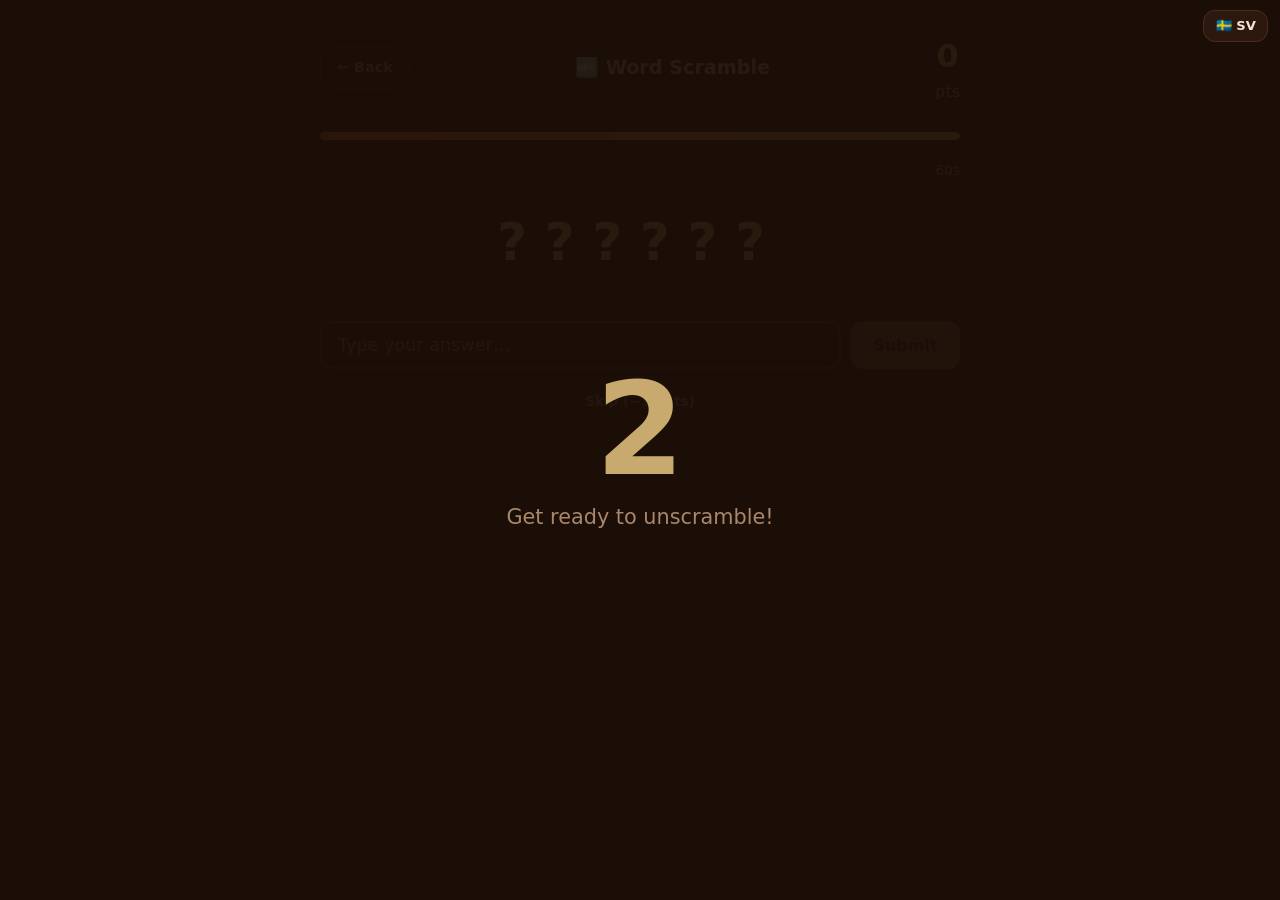
<file: games/word-scramble.html>
<!DOCTYPE html>
<html lang="en">
<head>
  <meta charset="UTF-8" />
  <meta name="viewport" content="width=device-width, initial-scale=1.0" />
  <title>Word Scramble — Coffee Break Games</title>
  <link rel="stylesheet" href="../css/style.css" />
  <script src="../js/i18n.js"></script>
</head>
<body>

  <!-- Countdown Overlay -->
  <div class="countdown-overlay" id="countdown-overlay">
    <div class="countdown-number" id="countdown-num">3</div>
    <div class="countdown-text" data-i18n="word-scramble.countdown">Get ready to unscramble!</div>
  </div>

  <!-- Result Overlay -->
  <div class="result-overlay hidden" id="result-overlay">
    <h2 data-i18n="word-scramble.result-title">Round Over!</h2>
    <div class="result-score" id="result-score">0</div>
    <div id="new-best-badge" class="new-best hidden" data-i18n="new-best">🏆 New Best!</div>
    <div class="result-detail" id="result-detail"></div>
    <div class="result-actions">
      <button class="btn btn-primary" id="btn-play-again" data-i18n="btn.play-again">Play Again</button>
      <a href="../index.html" class="btn btn-secondary" data-i18n="btn.back-hub">← Back to Hub</a>
    </div>
  </div>

  <div class="game-page">
    <div class="game-header">
      <a href="../index.html" class="btn btn-back" data-i18n="btn.back">← Back</a>
      <h2>🔤 <span data-i18n="word-scramble.card.title">Word Scramble</span></h2>
      <div class="score-display">
        <span class="score-value" id="score">0</span>
        <span data-i18n="pts">pts</span>
      </div>
    </div>

    <!-- Timer -->
    <div class="timer-container">
      <div class="timer-bar" id="timer-bar"></div>
    </div>
    <div class="timer-label" id="timer-label">60s</div>

    <!-- Game Area -->
    <div id="game-area">
      <div class="scramble-word" id="scramble-word">??????</div>
      <div class="word-length-hint" id="word-hint"></div>

      <div class="word-input-row" style="margin-top:1rem;">
        <input
          type="text"
          id="word-input"
          class="word-input"
          data-i18n-placeholder="word-scramble.placeholder"
          placeholder="Type your answer…"
          autocomplete="off"
          autocorrect="off"
          spellcheck="false"
          disabled
        />
        <button class="btn btn-primary" id="btn-submit" disabled data-i18n="word-scramble.submit">Submit</button>
      </div>

      <div class="skip-row">
        <button class="btn btn-secondary" id="btn-skip" style="font-size:0.85rem;padding:0.4rem 1rem;" disabled data-i18n="word-scramble.skip">
          Skip (−10 pts)
        </button>
      </div>
    </div>
  </div>

  <script src="../js/progress.js"></script>
  <script>
  (() => {
    const WORDS_EN = [
      'BASKET','PURPLE','GARDEN','BRIDGE','CASTLE','DRAGON','FLIGHT','GENTLE',
      'HAMMER','ISLAND','JUNGLE','KITTEN','LADDER','MIRROR','NAPKIN','ORIGIN',
      'PLANET','QUARTZ','RABBIT','SILVER','TIMBER','UNIQUE','VELVET','WINDOW',
      'YELLOW','ZIPPER','ANCHOR','BUTTER','CANDLE','DONKEY','ESCAPE','FABRIC',
      'GRAVEL','HELMET','IMPACT','JEWEL','KETTLE','LEMON','MARBLE','NEEDLE'
    ];

    const WORDS_SV = [
      'HJÄRTA','CITRON','MUSIK','TIGER','ÄPPLE','CYKEL','BLOMMA','FJÄDER','PAPPER',
      'SILVER','PLANET','KANIN','ANKARE','SPEGEL','HAMMAR','KAKTUS','SOMMAR','VINTER',
      'FRUKT','GRODA','STRAND','BJÖRN','MOROT','LAMPA','KLOCKA','FÖNSTER',
      'FINGER','NACKEN','HJÄLM','GLASS','BRÖD','HÄST','SKOG','FLOD',
      'EKORRE','LEJON','PINGVIN','ELEFANT','GIRAFF','BANAN'
    ];

    const WORDS = I18n.getLang() === 'sv' ? WORDS_SV : WORDS_EN;

    let score = 0;
    let timeLeft = 60;
    let timerInterval = null;
    let currentWord = '';
    let wordsCorrect = 0;
    let wordsSkipped = 0;
    let gameActive = false;
    let usedWords = new Set();

    const scrambleEl    = document.getElementById('scramble-word');
    const hintEl        = document.getElementById('word-hint');
    const inputEl       = document.getElementById('word-input');
    const btnSubmit     = document.getElementById('btn-submit');
    const btnSkip       = document.getElementById('btn-skip');
    const scoreEl       = document.getElementById('score');
    const timerBar      = document.getElementById('timer-bar');
    const timerLabel    = document.getElementById('timer-label');
    const resultOverlay = document.getElementById('result-overlay');
    const resultScore   = document.getElementById('result-score');
    const newBestBadge  = document.getElementById('new-best-badge');
    const resultDetail  = document.getElementById('result-detail');
    const btnPlayAgain  = document.getElementById('btn-play-again');

    function scramble(word) {
      let arr = word.split('');
      let tries = 0;
      do {
        for (let i = arr.length - 1; i > 0; i--) {
          const j = Math.floor(Math.random() * (i + 1));
          [arr[i], arr[j]] = [arr[j], arr[i]];
        }
        tries++;
      } while (arr.join('') === word && tries < 20);
      return arr.join('');
    }

    function pickWord() {
      const available = WORDS.filter(w => !usedWords.has(w));
      if (available.length === 0) { usedWords.clear(); return pickWord(); }
      const w = available[Math.floor(Math.random() * available.length)];
      usedWords.add(w);
      return w;
    }

    function loadWord() {
      currentWord = pickWord();
      const sc = scramble(currentWord);
      scrambleEl.textContent = sc;
      hintEl.textContent = `${currentWord.length} ${I18n.t('word-scramble.letters')}`;
      inputEl.value = '';
      inputEl.disabled = false;
      btnSubmit.disabled = false;
      btnSkip.disabled = false;
      inputEl.focus();
      inputEl.classList.remove('correct-flash');
      scrambleEl.classList.remove('shake');
    }

    function addScore(pts) {
      score = Math.max(0, score + pts);
      scoreEl.textContent = score;
    }

    function handleSubmit() {
      if (!gameActive) return;
      const guess = inputEl.value.trim().toUpperCase();
      if (!guess) return;

      if (guess === currentWord) {
        const bonus = Math.floor(currentWord.length * 20);
        addScore(100 + bonus);
        wordsCorrect++;
        inputEl.classList.add('correct-flash');
        setTimeout(loadWord, 300);
      } else {
        addScore(-10);
        scrambleEl.classList.remove('shake');
        void scrambleEl.offsetWidth; // reflow to restart animation
        scrambleEl.classList.add('shake');
        inputEl.value = '';
        inputEl.focus();
      }
    }

    function handleSkip() {
      if (!gameActive) return;
      addScore(-10);
      wordsSkipped++;
      loadWord();
    }

    function endGame() {
      gameActive = false;
      clearInterval(timerInterval);
      inputEl.disabled = true;
      btnSubmit.disabled = true;
      btnSkip.disabled = true;

      const isNew = CBGProgress.saveScore('word-scramble', score);
      resultScore.textContent = score;
      newBestBadge.classList.toggle('hidden', !isNew);
      resultDetail.textContent = `✅ ${wordsCorrect} ${I18n.t('result.correct')} · ⏭ ${wordsSkipped} ${I18n.t('result.skipped')}`;
      resultOverlay.classList.remove('hidden');
    }

    function startTimer() {
      timerBar.style.width = '100%';
      timerLabel.textContent = `${timeLeft}s`;
      timerInterval = setInterval(() => {
        timeLeft--;
        const pct = (timeLeft / 60) * 100;
        timerBar.style.width = `${pct}%`;
        timerLabel.textContent = `${timeLeft}s`;
        if (timeLeft <= 10) timerBar.classList.add('danger');
        if (timeLeft <= 0) endGame();
      }, 1000);
    }

    function startGame() {
      score = 0;
      timeLeft = 60;
      wordsCorrect = 0;
      wordsSkipped = 0;
      usedWords.clear();
      scoreEl.textContent = '0';
      timerBar.classList.remove('danger');
      resultOverlay.classList.add('hidden');
      gameActive = true;
      loadWord();
      startTimer();
    }

    function runCountdown(cb) {
      const overlay = document.getElementById('countdown-overlay');
      const numEl   = document.getElementById('countdown-num');
      let n = 3;
      numEl.textContent = n;
      const tick = () => {
        n--;
        if (n <= 0) {
          numEl.textContent = 'GO!';
          setTimeout(() => { overlay.classList.add('hidden'); cb(); }, 600);
          return;
        }
        numEl.textContent = n;
        // re-trigger animation
        numEl.classList.remove('countPop');
        void numEl.offsetWidth;
        setTimeout(tick, 1000);
      };
      setTimeout(tick, 1000);
    }

    // Wire events
    btnSubmit.addEventListener('click', handleSubmit);
    btnSkip.addEventListener('click', handleSkip);
    inputEl.addEventListener('keydown', e => { if (e.key === 'Enter') handleSubmit(); });
    btnPlayAgain.addEventListener('click', () => {
      clearInterval(timerInterval);
      startGame();
    });

    // Kick off
    runCountdown(startGame);
  })();
  </script>
</body>
</html>
</file>
<file: css/style.css>
/* ===== CSS Reset & Base ===== */
*, *::before, *::after {
  box-sizing: border-box;
  margin: 0;
  padding: 0;
}

:root {
  --bg:        #1c0f07;
  --card-bg:   #2d1810;
  --accent:    #c8a96e;
  --accent2:   #e85d3e;
  --text:      #f5e6d3;
  --text-muted:#a8876a;
  --success:   #2ecc71;
  --danger:    #e74c3c;
  --radius:    12px;
  --shadow:    0 4px 20px rgba(0,0,0,0.5);
  --transition:0.2s ease;
}

html { font-size: 16px; }

body {
  background: var(--bg);
  color: var(--text);
  font-family: 'Segoe UI', system-ui, -apple-system, sans-serif;
  min-height: 100vh;
  line-height: 1.5;
  /* Prevent text-size adjustment on orientation change */
  -webkit-text-size-adjust: 100%;
}

a { color: var(--accent); text-decoration: none; }

/* ===== Layout ===== */
.container {
  max-width: 900px;
  margin: 0 auto;
  padding: 0 1rem;
}

.game-page {
  max-width: 680px;
  margin: 0 auto;
  padding: 0.75rem 1rem 3rem;
  position: relative;
  min-height: 100vh;
}

/* ===== Header ===== */
.site-header {
  text-align: center;
  padding: 1.75rem 1rem 1rem;
}

.site-header h1 {
  font-size: 1.9rem;
  font-weight: 800;
  color: var(--accent);
  letter-spacing: -0.5px;
}

.site-header p {
  color: var(--text-muted);
  font-size: 0.95rem;
  margin-top: 0.3rem;
}

/* ===== Buttons ===== */
.btn {
  display: inline-flex;
  align-items: center;
  justify-content: center;
  gap: 0.4rem;
  padding: 0.65rem 1.4rem;
  border-radius: var(--radius);
  border: none;
  cursor: pointer;
  font-size: 1rem;
  font-weight: 600;
  font-family: inherit;
  transition: transform var(--transition), opacity var(--transition), background var(--transition);
  user-select: none;
  /* Prevent double-tap zoom delay on mobile */
  touch-action: manipulation;
  /* Ensure minimum touch target size */
  min-height: 44px;
}

.btn:active { transform: scale(0.96); }
.btn:disabled { opacity: 0.45; cursor: default; }

.btn-primary {
  background: var(--accent);
  color: #1c0f07;
}
.btn-primary:hover { background: #d9ba7e; }

.btn-secondary {
  background: var(--card-bg);
  color: var(--text);
  border: 1px solid #4a2c1e;
}
.btn-secondary:hover { background: #3d2218; }

.btn-danger {
  background: var(--accent2);
  color: #fff;
}
.btn-danger:hover { background: #f06b4a; }

.btn-back {
  background: transparent;
  color: var(--text-muted);
  border: 1px solid #4a2c1e;
  padding: 0.5rem 1rem;
  font-size: 0.9rem;
}
.btn-back:hover { color: var(--text); border-color: var(--accent); }

.btn-random {
  font-size: 1.15rem;
  padding: 0.95rem 2rem;
  border-radius: 50px;
  background: var(--accent2);
  color: #fff;
  box-shadow: 0 4px 24px rgba(232,93,62,0.45);
  width: 100%;
  max-width: 340px;
}
.btn-random:hover { background: #f06b4a; transform: translateY(-2px); box-shadow: 0 6px 28px rgba(232,93,62,0.55); }

/* ===== Stats Panel ===== */
.stats-panel {
  display: flex;
  gap: 1rem;
  justify-content: center;
  flex-wrap: wrap;
  margin: 1.5rem 0 2rem;
}

.stat-item {
  background: var(--card-bg);
  border-radius: var(--radius);
  padding: 0.85rem 1.5rem;
  text-align: center;
  min-width: 120px;
  box-shadow: var(--shadow);
}

.stat-value {
  font-size: 1.8rem;
  font-weight: 800;
  color: var(--accent);
  display: block;
}

.stat-label {
  font-size: 0.8rem;
  color: var(--text-muted);
  text-transform: uppercase;
  letter-spacing: 0.05em;
}

/* ===== Hero CTA ===== */
.hero-cta {
  text-align: center;
  margin: 1.5rem 0;
}

/* ===== Game Cards Grid ===== */
.games-section h2 {
  color: var(--text-muted);
  font-size: 0.85rem;
  text-transform: uppercase;
  letter-spacing: 0.08em;
  margin-bottom: 1rem;
  padding-left: 0.25rem;
}

.games-grid {
  display: grid;
  grid-template-columns: 1fr;
  gap: 1rem;
}

.game-card {
  background: var(--card-bg);
  border-radius: var(--radius);
  padding: 1.4rem;
  box-shadow: var(--shadow);
  border: 1px solid #3d2218;
  transition: transform var(--transition), border-color var(--transition);
  display: flex;
  flex-direction: column;
  gap: 0.6rem;
}

.game-card:hover {
  transform: translateY(-3px);
  border-color: var(--accent);
}

.game-card-header {
  display: flex;
  align-items: center;
  gap: 0.7rem;
}

.game-emoji {
  font-size: 2rem;
  line-height: 1;
}

.game-card h3 {
  font-size: 1.1rem;
  font-weight: 700;
  color: var(--text);
}

.game-desc {
  font-size: 0.88rem;
  color: var(--text-muted);
  flex: 1;
}

.game-card-meta {
  display: flex;
  align-items: center;
  justify-content: space-between;
  margin-top: 0.4rem;
}

.time-badge {
  background: #1c0f07;
  color: var(--accent);
  font-size: 0.78rem;
  padding: 0.25rem 0.6rem;
  border-radius: 20px;
  font-weight: 600;
}

.high-score {
  font-size: 0.8rem;
  color: var(--text-muted);
}

.high-score span {
  color: var(--accent);
  font-weight: 700;
}

.game-card .btn {
  width: 100%;
  margin-top: 0.4rem;
}

/* ===== Timer Bar ===== */
.timer-container {
  width: 100%;
  background: #1c0f07;
  border-radius: 6px;
  height: 8px;
  overflow: hidden;
  margin: 0.5rem 0 1.25rem;
}

.timer-bar {
  height: 100%;
  background: linear-gradient(90deg, var(--accent2), var(--accent));
  border-radius: 6px;
  width: 100%;
  transition: width 1s linear;
}

.timer-bar.danger { background: linear-gradient(90deg, #c0392b, var(--accent2)); }

.timer-label {
  font-size: 0.85rem;
  color: var(--text-muted);
  text-align: right;
  margin-top: 0.25rem;
}

/* ===== Score Display ===== */
.score-display {
  text-align: center;
  font-size: 1rem;
  color: var(--text-muted);
}

.score-display .score-value {
  font-size: 2rem;
  font-weight: 800;
  color: var(--accent);
  display: block;
}

/* ===== Game Page Header ===== */
.game-header {
  display: flex;
  align-items: center;
  justify-content: space-between;
  padding: 1rem 0 1.25rem;
  gap: 1rem;
}

.game-header h2 {
  font-size: 1.2rem;
  font-weight: 700;
  color: var(--accent);
}

/* ===== Countdown Overlay ===== */
.countdown-overlay {
  position: fixed;
  inset: 0;
  background: rgba(28, 15, 7, 0.92);
  display: flex;
  align-items: center;
  justify-content: center;
  z-index: 100;
  flex-direction: column;
  gap: 0.5rem;
}

.countdown-number {
  font-size: 8rem;
  font-weight: 900;
  color: var(--accent);
  animation: countPop 0.8s ease;
  line-height: 1;
}

.countdown-text {
  font-size: 1.3rem;
  color: var(--text-muted);
}

@keyframes countPop {
  0%   { transform: scale(1.5); opacity: 0; }
  30%  { transform: scale(1.0); opacity: 1; }
  80%  { transform: scale(1.0); opacity: 1; }
  100% { transform: scale(0.6); opacity: 0; }
}

/* ===== Result Overlay ===== */
.result-overlay {
  position: fixed;
  inset: 0;
  background: rgba(28, 15, 7, 0.94);
  display: flex;
  align-items: center;
  justify-content: center;
  z-index: 100;
  flex-direction: column;
  gap: 1rem;
  padding: 2rem;
}

.result-overlay h2 {
  font-size: 1.6rem;
  font-weight: 800;
  color: var(--accent);
}

.result-score {
  font-size: 3rem;
  font-weight: 900;
  color: var(--text);
  line-height: 1;
}

.result-overlay .new-best {
  background: var(--accent);
  color: #1c0f07;
  font-weight: 800;
  font-size: 0.9rem;
  padding: 0.3rem 0.9rem;
  border-radius: 20px;
  text-transform: uppercase;
  letter-spacing: 0.07em;
}

.result-overlay .result-detail {
  color: var(--text-muted);
  font-size: 0.95rem;
  text-align: center;
}

.result-actions {
  display: flex;
  gap: 0.75rem;
  flex-wrap: wrap;
  justify-content: center;
  margin-top: 0.5rem;
}

/* ===== Answer Buttons ===== */
.answer-grid {
  display: grid;
  grid-template-columns: 1fr 1fr;
  gap: 0.75rem;
  margin: 1.25rem 0;
}

.answer-btn {
  background: var(--card-bg);
  border: 2px solid #4a2c1e;
  color: var(--text);
  font-size: 1rem;
  font-weight: 600;
  font-family: inherit;
  border-radius: var(--radius);
  padding: 0.85rem 0.5rem;
  cursor: pointer;
  transition: background var(--transition), border-color var(--transition), transform var(--transition);
  min-height: 56px;
  touch-action: manipulation;
}

.answer-btn:hover:not(:disabled) {
  background: #3d2218;
  border-color: var(--accent);
  transform: translateY(-2px);
}

.answer-btn.correct {
  background: #1a4a2e;
  border-color: var(--success);
  color: var(--success);
}

.answer-btn.wrong {
  background: #4a1a1a;
  border-color: var(--danger);
  color: var(--danger);
}

.answer-btn:disabled { cursor: default; }

/* ===== Shake Animation ===== */
@keyframes shake {
  0%, 100% { transform: translateX(0); }
  15%       { transform: translateX(-8px); }
  30%       { transform: translateX(8px); }
  45%       { transform: translateX(-6px); }
  60%       { transform: translateX(6px); }
  75%       { transform: translateX(-3px); }
  90%       { transform: translateX(3px); }
}

.shake { animation: shake 0.45s ease; }

/* ===== Word Scramble Specific ===== */
.scramble-word {
  font-size: 2.4rem;
  font-weight: 900;
  letter-spacing: 0.25em;
  color: var(--accent);
  text-align: center;
  padding: 1.25rem 0;
  text-transform: uppercase;
}

.word-input-row {
  display: flex;
  gap: 0.6rem;
  justify-content: center;
  flex-wrap: wrap;
}

.word-input {
  background: var(--card-bg);
  border: 2px solid #4a2c1e;
  color: var(--text);
  /* min 16px prevents iOS auto-zoom on focus */
  font-size: max(16px, 1.1rem);
  font-family: inherit;
  padding: 0.75rem 1rem;
  border-radius: var(--radius);
  outline: none;
  flex: 1;
  min-width: 0;
  transition: border-color var(--transition);
}

.word-input:focus { border-color: var(--accent); }

.word-input.correct-flash { border-color: var(--success); background: #1a4a2e; }

.skip-row {
  text-align: center;
  margin-top: 0.6rem;
}

.word-length-hint {
  text-align: center;
  color: var(--text-muted);
  font-size: 0.88rem;
  margin-top: 0.3rem;
}

/* ===== Math Sprint Specific ===== */
.difficulty-badge {
  display: inline-block;
  padding: 0.25rem 0.75rem;
  border-radius: 20px;
  font-size: 0.8rem;
  font-weight: 700;
  text-transform: uppercase;
  letter-spacing: 0.05em;
}

.difficulty-badge.easy   { background: #1a4a2e; color: var(--success); }
.difficulty-badge.medium { background: #3d2f00; color: #f1c40f; }
.difficulty-badge.hard   { background: #4a1a1a; color: var(--danger); }

.math-problem {
  font-size: 2.4rem;
  font-weight: 900;
  text-align: center;
  color: var(--text);
  padding: 1rem 0;
  letter-spacing: 0.04em;
}

/* ===== Color Tap Specific ===== */
.color-word {
  font-size: 3rem;
  font-weight: 900;
  text-align: center;
  padding: 1rem 0;
  letter-spacing: 0.05em;
  text-shadow: 0 2px 12px rgba(0,0,0,0.5);
  text-transform: uppercase;
}

.color-buttons {
  display: grid;
  grid-template-columns: 1fr 1fr;
  gap: 1rem;
  margin: 1rem auto;
  max-width: 320px;
}

.color-btn {
  width: 100%;
  aspect-ratio: 1;
  max-width: 130px;
  border-radius: 50%;
  border: 4px solid transparent;
  cursor: pointer;
  transition: transform var(--transition), border-color var(--transition), box-shadow var(--transition);
  justify-self: center;
  touch-action: manipulation;
}

.color-btn:hover { transform: scale(1.1); box-shadow: 0 0 24px rgba(255,255,255,0.2); }
.color-btn.correct-flash { border-color: var(--success); box-shadow: 0 0 24px rgba(46,204,113,0.5); }
.color-btn.wrong-flash   { border-color: var(--danger);  box-shadow: 0 0 24px rgba(231,76,60,0.5); }

.streak-display {
  text-align: center;
  font-size: 0.9rem;
  color: var(--text-muted);
}
.streak-display span { color: var(--accent); font-weight: 700; }

/* ===== Trivia Specific ===== */
.question-counter {
  font-size: 0.85rem;
  color: var(--text-muted);
  text-align: center;
  margin-bottom: 0.4rem;
}

.question-text {
  font-size: 1.25rem;
  font-weight: 600;
  text-align: center;
  color: var(--text);
  padding: 1rem 0;
  line-height: 1.45;
  min-height: 80px;
  display: flex;
  align-items: center;
  justify-content: center;
}

.trivia-streak {
  text-align: center;
  font-size: 0.88rem;
  color: var(--text-muted);
  margin-top: 0.3rem;
}
.trivia-streak span { color: var(--accent); font-weight: 700; }

/* ===== Memory Game Specific ===== */
.memory-info {
  display: flex;
  justify-content: space-around;
  margin-bottom: 1rem;
  text-align: center;
}

.memory-stat {
  font-size: 0.8rem;
  color: var(--text-muted);
  text-transform: uppercase;
  letter-spacing: 0.05em;
}

.memory-stat strong {
  display: block;
  font-size: 1.4rem;
  color: var(--accent);
}

.memory-grid {
  display: grid;
  grid-template-columns: repeat(4, 1fr);
  gap: 0.4rem;
  margin: 0 auto;
}

.memory-card {
  aspect-ratio: 1;
  border-radius: 10px;
  cursor: pointer;
  position: relative;
  transform-style: preserve-3d;
  transition: transform 0.4s ease;
  min-height: 60px;
  touch-action: manipulation;
}

.memory-card.flipped { transform: rotateY(180deg); }
.memory-card.matched { transform: rotateY(180deg); cursor: default; }

.card-front,
.card-back {
  position: absolute;
  inset: 0;
  border-radius: 10px;
  display: flex;
  align-items: center;
  justify-content: center;
  backface-visibility: hidden;
  -webkit-backface-visibility: hidden;
}

.card-back {
  background: var(--card-bg);
  border: 2px solid #4a2c1e;
  font-size: 1.6rem;
  color: var(--accent);
}

.card-front {
  background: #3d2218;
  border: 2px solid var(--accent);
  font-size: 2rem;
  transform: rotateY(180deg);
}

.memory-card.matched .card-front {
  background: #1a3a2e;
  border-color: var(--success);
}

/* ===== Responsive — progressively enhance for wider screens ===== */
@media (min-width: 600px) {
  .container { padding: 0 1.25rem; }
  .game-page { padding: 1rem 1.25rem 3rem; }
  .site-header { padding: 2.5rem 1rem 1.5rem; }
  .site-header h1 { font-size: 2.4rem; }
  .site-header p { font-size: 1rem; }
  .hero-cta { margin: 2rem 0; }
  .btn-random { font-size: 1.25rem; padding: 1rem 2.5rem; width: auto; }
  .games-grid { grid-template-columns: repeat(auto-fill, minmax(280px, 1fr)); }
  .scramble-word { font-size: 3.2rem; letter-spacing: 0.35em; padding: 1.5rem 0; }
  .math-problem { font-size: 3rem; padding: 1.25rem 0; }
  .color-word { font-size: 4rem; padding: 1.25rem 0; }
  .answer-btn { font-size: 1.05rem; padding: 1rem; min-height: 62px; }
  .result-overlay h2 { font-size: 2rem; }
  .result-score { font-size: 4rem; }
  .memory-grid { gap: 0.6rem; max-width: 440px; }
  .memory-card { min-height: 70px; }
  .memory-stat strong { font-size: 1.5rem; }
  .color-buttons { max-width: 340px; }
}

/* ===== Language Switcher ===== */
.lang-switcher {
  position: fixed;
  top: 0.65rem;
  right: 0.75rem;
  z-index: 200;
  background: var(--card-bg);
  color: var(--text);
  border: 1px solid #4a2c1e;
  border-radius: var(--radius);
  padding: 0.35rem 0.7rem;
  font-size: 0.82rem;
  font-weight: 600;
  font-family: inherit;
  cursor: pointer;
  transition: border-color var(--transition), background var(--transition);
  line-height: 1.4;
  touch-action: manipulation;
}

.lang-switcher:hover {
  border-color: var(--accent);
  background: #3d2218;
}

/* ===== Utility ===== */
.hidden { display: none !important; }
.text-center { text-align: center; }
.mt-1 { margin-top: 0.5rem; }
.mt-2 { margin-top: 1rem; }
</file>
